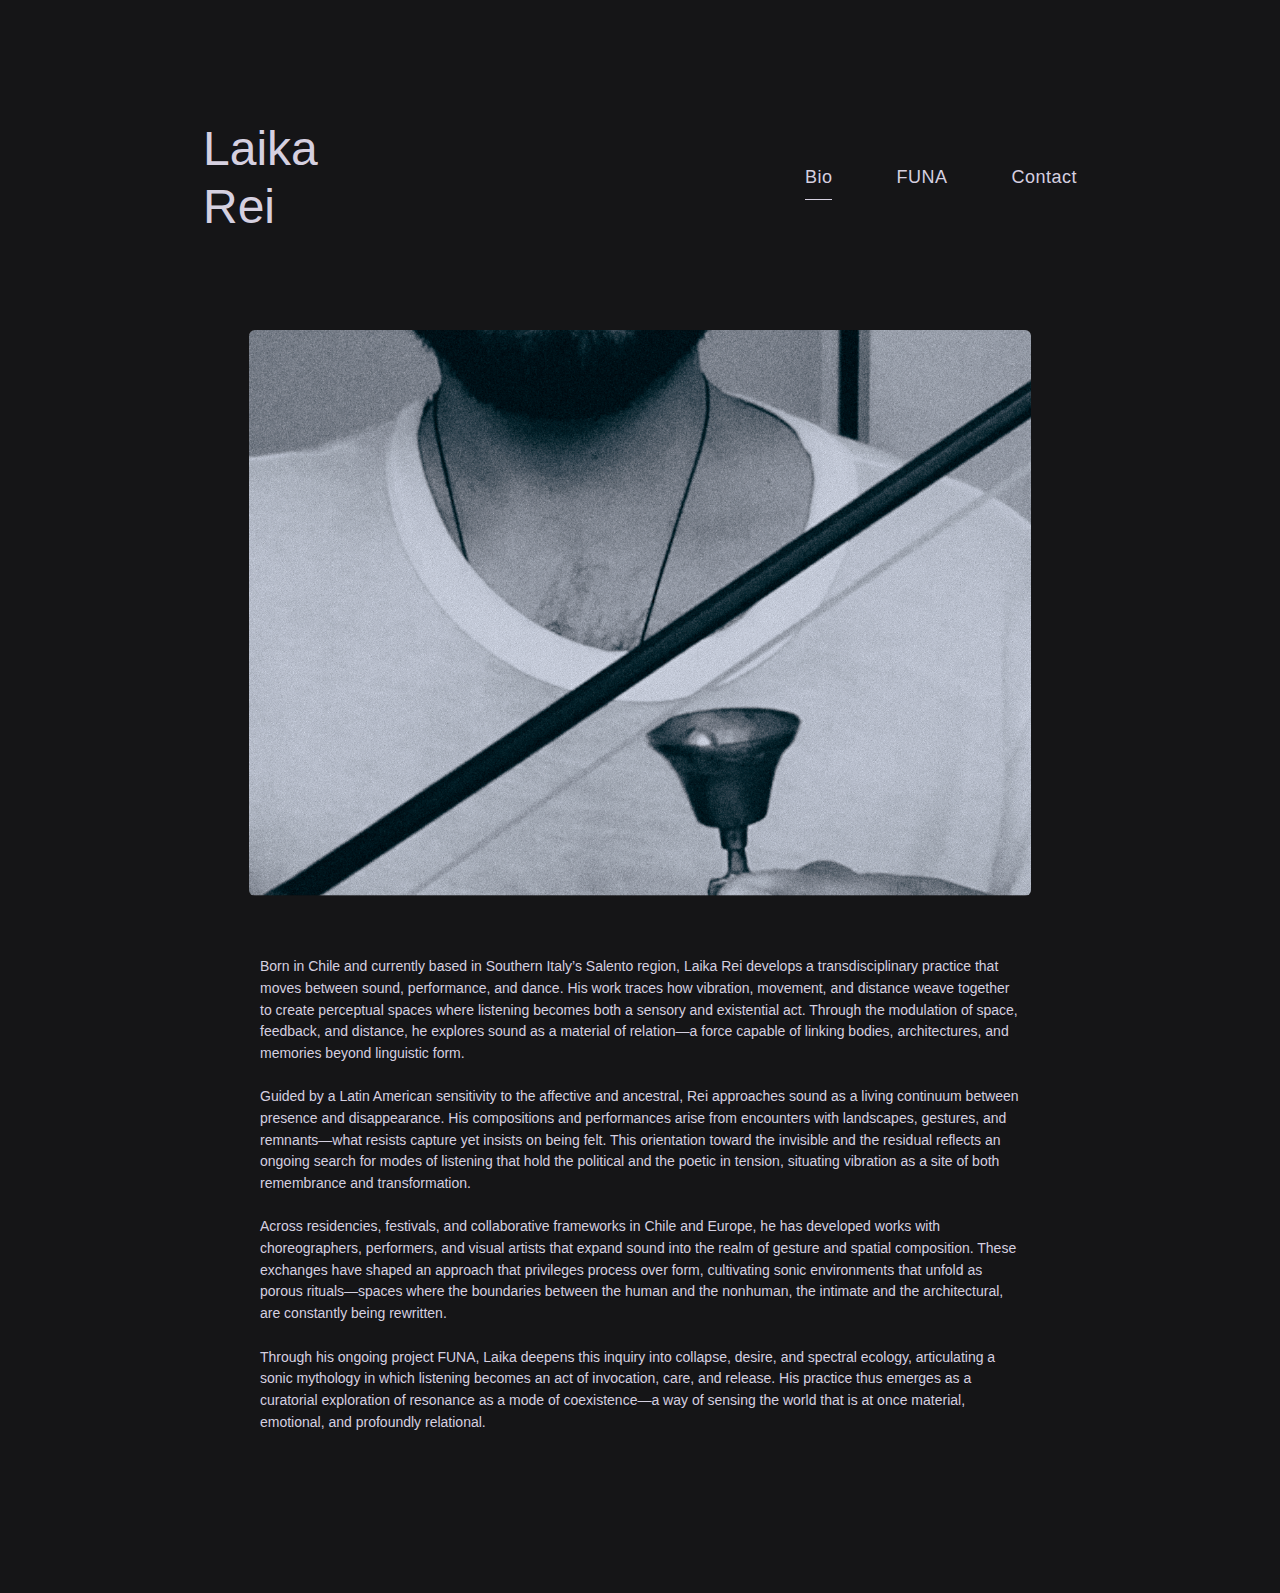
<file: bio.html>
<!DOCTYPE html>
<html lang="en">
<head>
    <meta charset="UTF-8">
    <meta name="viewport" content="width=device-width, initial-scale=1.0">
    <title>Bio — Laika Rei</title>
    <link rel="stylesheet" href="css/styles.css">
</head>

<body class="bio-page">

    <header>
        <div class="logo">
    <a href="index.html">
        <span>Laika</span><br>
        <span>Rei</span>
    </a>
</div>


        <nav class="main-nav">
            <a href="bio.html" class="active">Bio</a>
            <a href="funa.html">FUNA</a>
            <a href="contact.html">Contact</a>
        </nav>
    </header>

    <main class="bio-wrapper">
        <img src="assets/bio_laika.png"
             class="bio-image"
             alt="Laika Rei portrait"
             loading="lazy">


        <div class="bio-text">
            <p>
                Born in Chile and currently based in Southern Italy’s Salento region,
                Laika Rei develops a transdisciplinary practice that moves between sound,
                performance, and dance. His work traces how vibration, movement, and distance
                weave together to create perceptual spaces where listening becomes both a sensory
                and existential act. Through the modulation of space, feedback, and distance,
                he explores sound as a material of relation—a force capable of linking bodies,
                architectures, and memories beyond linguistic form.
            </p>

            <br>

            <p>
                Guided by a Latin American sensitivity to the affective and ancestral,
                Rei approaches sound as a living continuum between presence and disappearance.
                His compositions and performances arise from encounters with landscapes, gestures,
                and remnants—what resists capture yet insists on being felt. This orientation
                toward the invisible and the residual reflects an ongoing search for modes
                of listening that hold the political and the poetic in tension, situating vibration
                as a site of both remembrance and transformation.
            </p>

            <br>

            <p>
                Across residencies, festivals, and collaborative frameworks in Chile and Europe,
                he has developed works with choreographers, performers, and visual artists that
                expand sound into the realm of gesture and spatial composition. These exchanges
                have shaped an approach that privileges process over form, cultivating sonic
                environments that unfold as porous rituals—spaces where the boundaries between the
                human and the nonhuman, the intimate and the architectural, are constantly being rewritten.
            </p>

            <br>

            <p>
                Through his ongoing project FUNA, Laika deepens this inquiry into collapse,
                desire, and spectral ecology, articulating a sonic mythology in which listening
                becomes an act of invocation, care, and release. His practice thus emerges as
                a curatorial exploration of resonance as a mode of coexistence—a way of sensing
                the world that is at once material, emotional, and profoundly relational.
            </p>
        </div>
    </main>

</body>
</html>
</file>
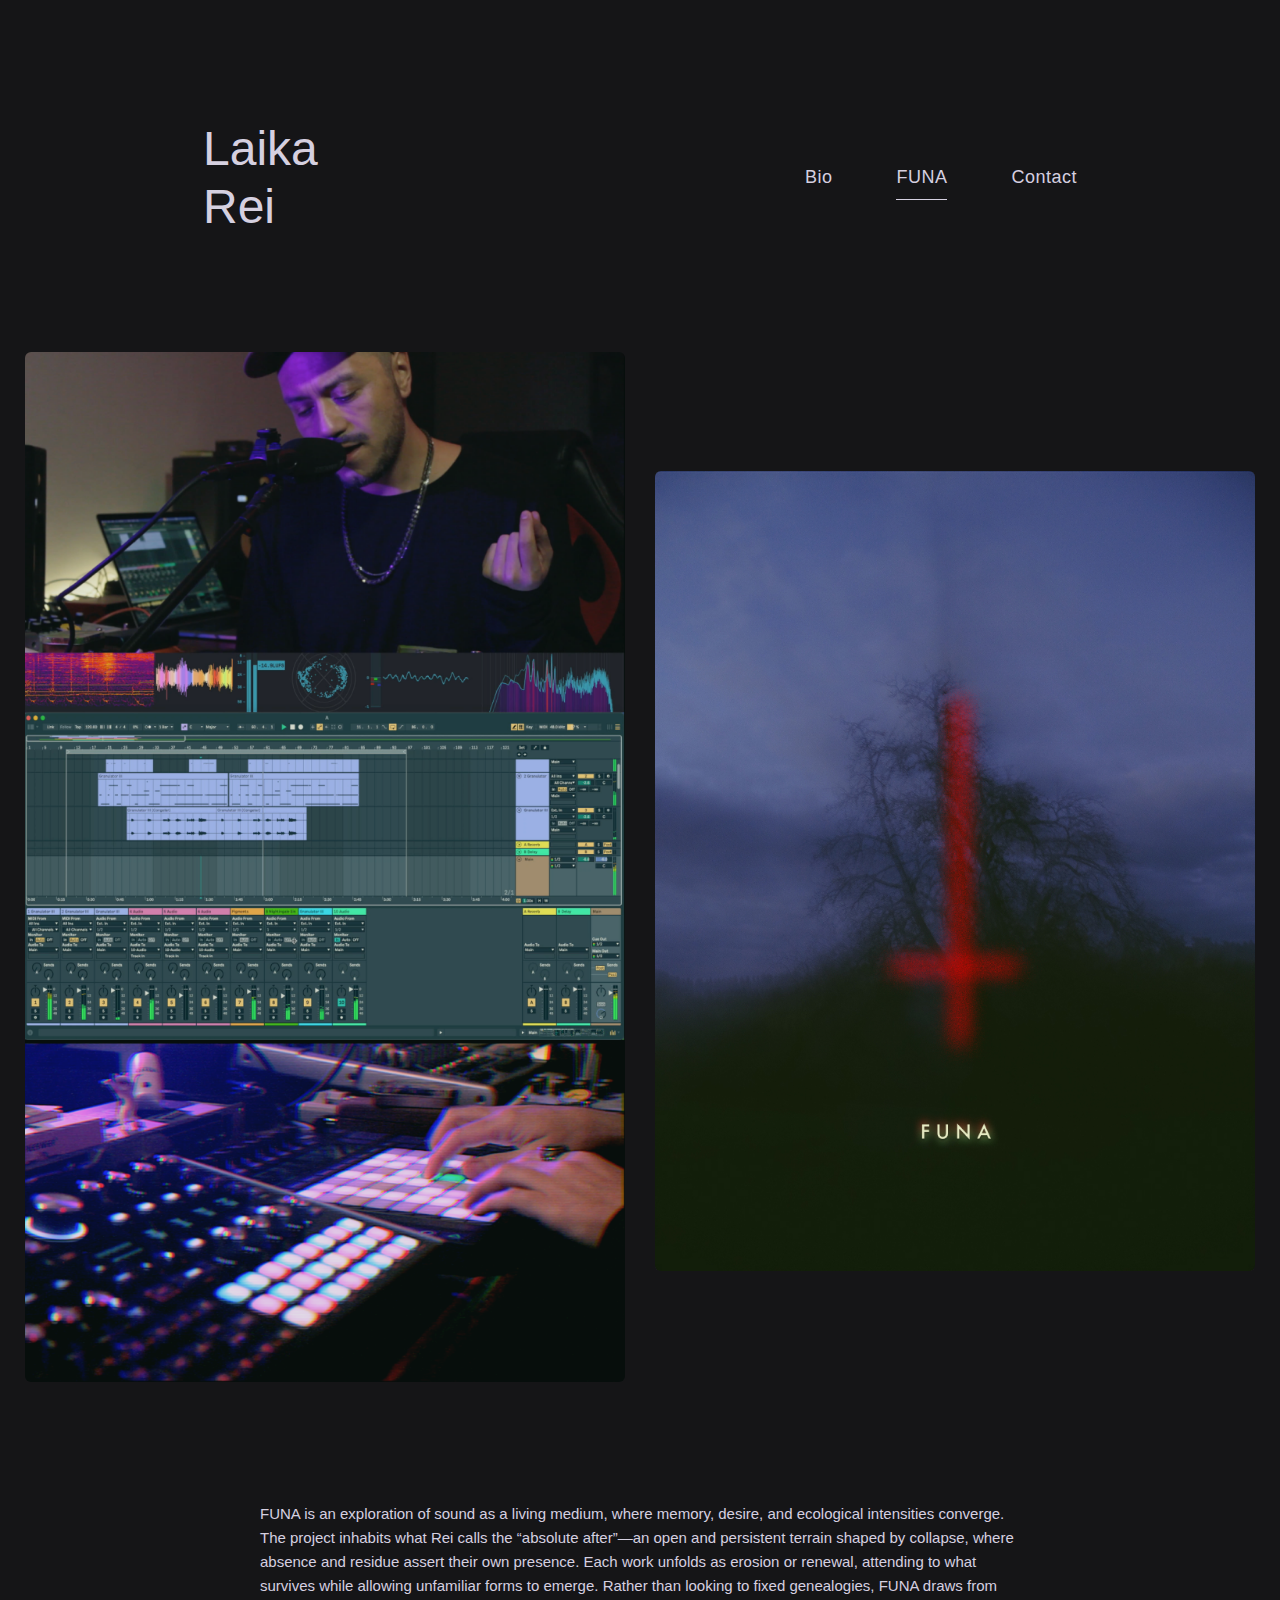
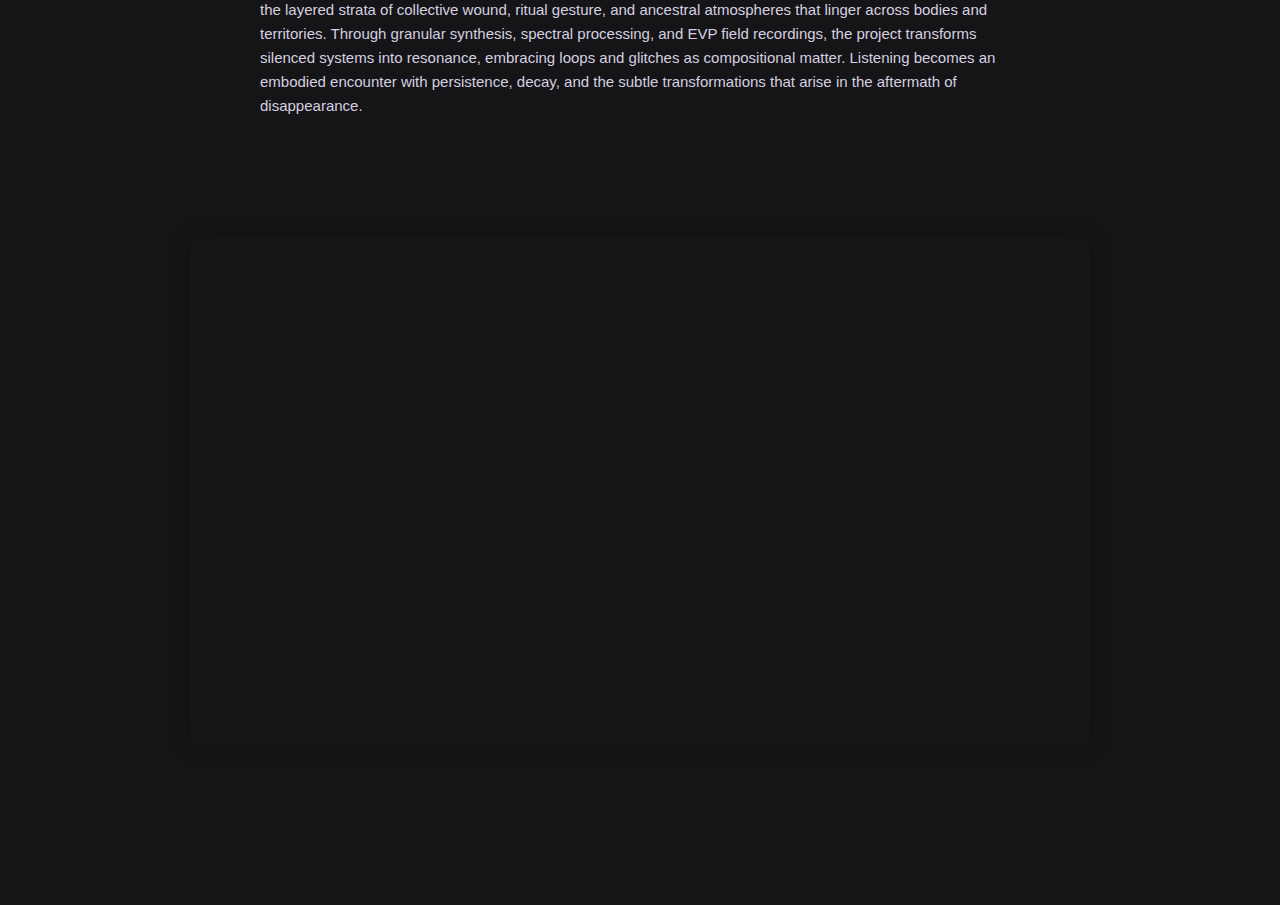
<file: funa.html>
<!DOCTYPE html>
<html lang="en">
<head>
    <meta charset="UTF-8">
    <meta name="viewport" content="width=device-width, initial-scale=1.0">
    <title>FUNA — Laika Rei</title>
    <link rel="stylesheet" href="css/styles.css">
</head>

<body class="funa-page">

    <!-- HEADER (no se toca) -->
    <header>
        <div class="logo">
            <a href="index.html">Laika<br>Rei</a>
        </div>

        <nav class="main-nav">
            <a href="bio.html">Bio</a>
            <a href="funa.html" class="active">FUNA</a>
            <a href="contact.html">Contact</a>
        </nav>
    </header>


    <!-- FUNA CONTENT -->
    <section class="funa-wrapper">

        <div class="funa-images">
          <img src="assets/funa_1.png"
               class="funa-left"
               alt="FUNA still 1"
               loading="lazy">

          <img src="assets/funa_2.jpg"
               class="funa-right"
               alt="FUNA still 2"
               loading="lazy">

        </div>

        <div class="funa-text">
            <p>
                FUNA is an exploration of sound as a living medium, where memory, desire, and ecological intensities converge. 
                The project inhabits what Rei calls the “absolute after”—an open and persistent terrain shaped by collapse, where absence and residue assert their own presence. 
                Each work unfolds as erosion or renewal, attending to what survives while allowing unfamiliar forms to emerge. Rather than looking to fixed genealogies, 
                FUNA draws from the layered strata of collective wound, ritual gesture, and ancestral atmospheres that linger across bodies and territories. 
                Through granular synthesis, spectral processing, and EVP field recordings, the project transforms silenced systems into resonance, embracing loops and glitches as compositional matter. 
                Listening becomes an embodied encounter with persistence, decay, and the subtle transformations that arise in the aftermath of disappearance.
            </p>
        </div>



        <div class="funa-video-wrapper">
    <div class="video-container">
        <iframe 
            src="https://www.youtube.com/embed/videoseries?si=m562Wj50oZfvNvE1&list=PLeB_90VtRToAgMETqrPwX9wgwKHP7uTeL"
            title="YouTube video player"
            frameborder="0"
            allow="accelerometer; autoplay; clipboard-write; encrypted-media; gyroscope; picture-in-picture; web-share"
            allowfullscreen>
        </iframe>
    </div>
</div>


    </section>
</body>
</html>
</file>
<file: css/styles.css>
/* ---------------------------------------------------------
   RESET
--------------------------------------------------------- */

* {
    margin: 0;
    padding: 0;
    box-sizing: border-box;
}

html, body {
    height: 100%;
}


/* ---------------------------------------------------------
   BASE TYPOGRAPHY & DEFAULT COLORS
--------------------------------------------------------- */

body {
    font-family: "Futura", -apple-system, BlinkMacSystemFont, "Helvetica Neue", Arial, sans-serif;
    color: #ffffff; 
}


/* ---------------------------------------------------------
   INDEX PAGE (background only)
--------------------------------------------------------- */

body.index-page {
    background-image: url('../assets/Index.png');
    background-size: cover;
    background-position: center center;
    background-repeat: no-repeat;
}


/* ---------------------------------------------------------
   SHARED HEADER
--------------------------------------------------------- */

header {
    position: absolute;
    top: 0;
    left: 0;
    width: 100%;

    padding-top: 120px;
    padding-left: 203px;
    padding-right: 203px;

    display: flex;
    justify-content: space-between;
    align-items: center;
    z-index: 10;
}


/* LOGO --------------------------------------------------- */

.logo {
    font-size: 48px;
    line-height: 1.2;
    color: #D5D0E0;
}

.logo a {
    color: #D5D0E0;
    text-decoration: none;
    transition: opacity 0.2s ease;
}

.logo a:hover {
    opacity: 0.7;
}


/* NAVIGATION -------------------------------------------- */

.main-nav {
    display: flex;
    gap: 64px;
}

.main-nav a {
    color: #D5D0E0;
    text-decoration: none;
    font-size: 18px;
    font-weight: 400;
    letter-spacing: 0.5px;
    transition: opacity 0.2s ease;
}

.main-nav a:hover {
    opacity: 0.8;
}

.main-nav a.active {
    opacity: 1;
    position: relative;
}

.main-nav a.active::after {
    content: "";
    position: absolute;
    left: 0;
    bottom: -12px;
    width: 100%;
    height: 1px;
    background-color: #D5D0E0;
}


/* ---------------------------------------------------------
   PAGE BACKGROUNDS (BIO / FUNA / CONTACT)
--------------------------------------------------------- */

body.bio-page,
body.funa-page,
body.contact-page {
    background-color: #151517;
    background-image: none;
}


/* ---------------------------------------------------------
   BIO PAGE
--------------------------------------------------------- */

.bio-wrapper {
    max-width: 1204px;
    margin: 0 auto;
    padding-top: 330px;
    padding-bottom: 160px;
}

.bio-image {
    width: 65%;
    height: auto;
    border-radius: 6px;
    display: block;
    margin: 0 auto 60px auto;
}

.bio-text {
    max-width: 760px;
    margin: 0 auto;
    color: #D5D0E0;
    font-size: 14px;
    line-height: 1.55;
}


/* ---------------------------------------------------------
   FUNA PAGE
--------------------------------------------------------- */

.funa-wrapper {
    max-width: 1204px;
    margin: 0 auto;
    padding-top: 500px;
    padding-bottom: 60px;
}

/* image layout */
.funa-images {
    display: flex;
    justify-content: center;
    align-items: center;
    gap: 30px;
    margin-bottom: 60px;
}

/* left image */
.funa-left {
    width: 600px;
    border-radius: 6px;
    margin-top: -148px;
}

/* right image */
.funa-right {
    width: 600px;
    border-radius: 6px;
    transform: translateY(-70px);
}

/* funa text */
.funa-text {
    width: 760px;
    margin: 0 auto;
    font-size: 15px;
    line-height: 1.6;
    color: #D5D0E0;
   padding-top: 60px;
   padding-bottom: 60px;
}



/* -------------------------------------------------------------
   FUNA — Minimal Elegant YouTube Player
------------------------------------------------------------- */



.funa-audio-wrapper {
    max-width: 900px;
    margin: 20px auto 60px auto;
   text-align: center;
   
}

.bandcamp-player {
    width: 100%;
    height: 140px;
    border: 0;
    border-radius: 8px;
    box-shadow: 0 0 20px rgba(0,0,0,0.3);
    background-color: transparent;
}




.video-container {
    position: relative;
    width: 100%;
    max-width: 900px;   /* ancho editorial */
    margin: 0 auto;
    border-radius: 8px;
    overflow: hidden;

    /* sombra suave y oscura — muy sutil */
    box-shadow: 0 0 20px rgba(0,0,0,0.3);
}

/* relación de aspecto 16:9 */
.video-container::before {
    content: "";
    display: block;
    padding-top: 56.25%; /* 16:9 */
}

/* iframe dark + responsivo */
.video-container iframe {
    position: absolute;
    top: 0;
    left: 0;

    width: 100%;
    height: 100%;

    border: 0;
    border-radius: 8px;
}

/* espaciado inferior editorial */
.funa-video-wrapper {
    max-width: 1204px; 
    margin: 60px auto 100px auto;
    text-align: center;
}




/* ---------------------------------------------------------
   CONTACT PAGE
--------------------------------------------------------- */

.contact-wrapper {
    max-width: 1204px;
    margin: 0 auto;
    padding-top: 330px;
    padding-bottom: 160px;
    text-align: center;
}

.contact-image {
    width: 65%;
    border-radius: 8px;
    margin: 0 auto 60px auto;
    display: block;
}

.contact-links a {
    display: block;
    color: #D5D0E0;
    font-size: 14px;
    margin: 12px 0;
    opacity: 0.8;
    transition: opacity 0.2s ease;
}

.contact-links a:hover {
    opacity: 1;
}



/* ============================================================
   RESPONSIVE LAYOUT
   ============================================================ */


/* ============================================================
   📱 TABLET — max-width: 1024px
   ============================================================ */
@media (max-width: 1024px) {

    /* Header */
    header {
        padding-left: 40px;
        padding-right: 40px;
        padding-top: 80px;
    }

    .logo {
        font-size: 36px;
    }

    .main-nav {
        gap: 40px;
    }

    /* BIO & CONTACT */
    .bio-wrapper,
    .contact-wrapper {
        padding-top: 260px;
    }

    .bio-image,
    .contact-image {
        width: 80%;
    }

    /* FUNA Images */
    .funa-left,
    .funa-right {
        width: 48%;
        transform: none;
        margin-top: 0;
    }

    .funa-wrapper {
        padding-top: 380px;
    }
}


/* ============================================================
   📱 MOBILE — max-width: 768px
   ============================================================ */
@media (max-width: 768px) {

    /* Header layout */
    header {
        padding-left: 24px;
        padding-right: 24px;
        padding-top: 60px;
        flex-direction: column;
        align-items: flex-start;
        gap: 20px;
    }

    .logo {
        font-size: 32px;
        line-height: 1.1;
    }

    .main-nav a {
        font-size: 15px;
    }


    /* BIO & CONTACT */
    .bio-wrapper,
    .contact-wrapper {
        padding-top: 220px;
        padding-bottom: 120px;
    }

    .bio-image,
    .contact-image {
        width: 100%;
    }

    .bio-text,
    .contact-links {
        width: 90%;
        margin: 0 auto;
    }

    /* FUNA images stack */
    .funa-images {
        flex-direction: column;
        gap: 40px;
    }

    .funa-left,
    .funa-right {
        width: 100%;
        margin: 0;
    }

    .funa-wrapper {
        padding-top: 260px;
    }

    .funa-text {
        width: 90%;
    }

}


/* ============================================================
   📱 MOBILE SMALL — max-width: 480px
   ============================================================ */
@media (max-width: 480px) {

    header {
        padding-top: 40px;
    }

    .logo {
        font-size: 26px;
    }

    .main-nav {
        gap: 20px;
    }

    .main-nav a {
        font-size: 14px;
    }

    .bio-wrapper,
    .contact-wrapper,
    .funa-wrapper {
        padding-top: 180px;
    }

    .  .bio-text,
    .funa-text {
        width: 90%;
        max-width: 90%;
        font-size: 14px;
        line-height: 1.7;
        margin: 0 auto;
    }
}



.video-container iframe {
    height: 100% !important;
}
</file>
